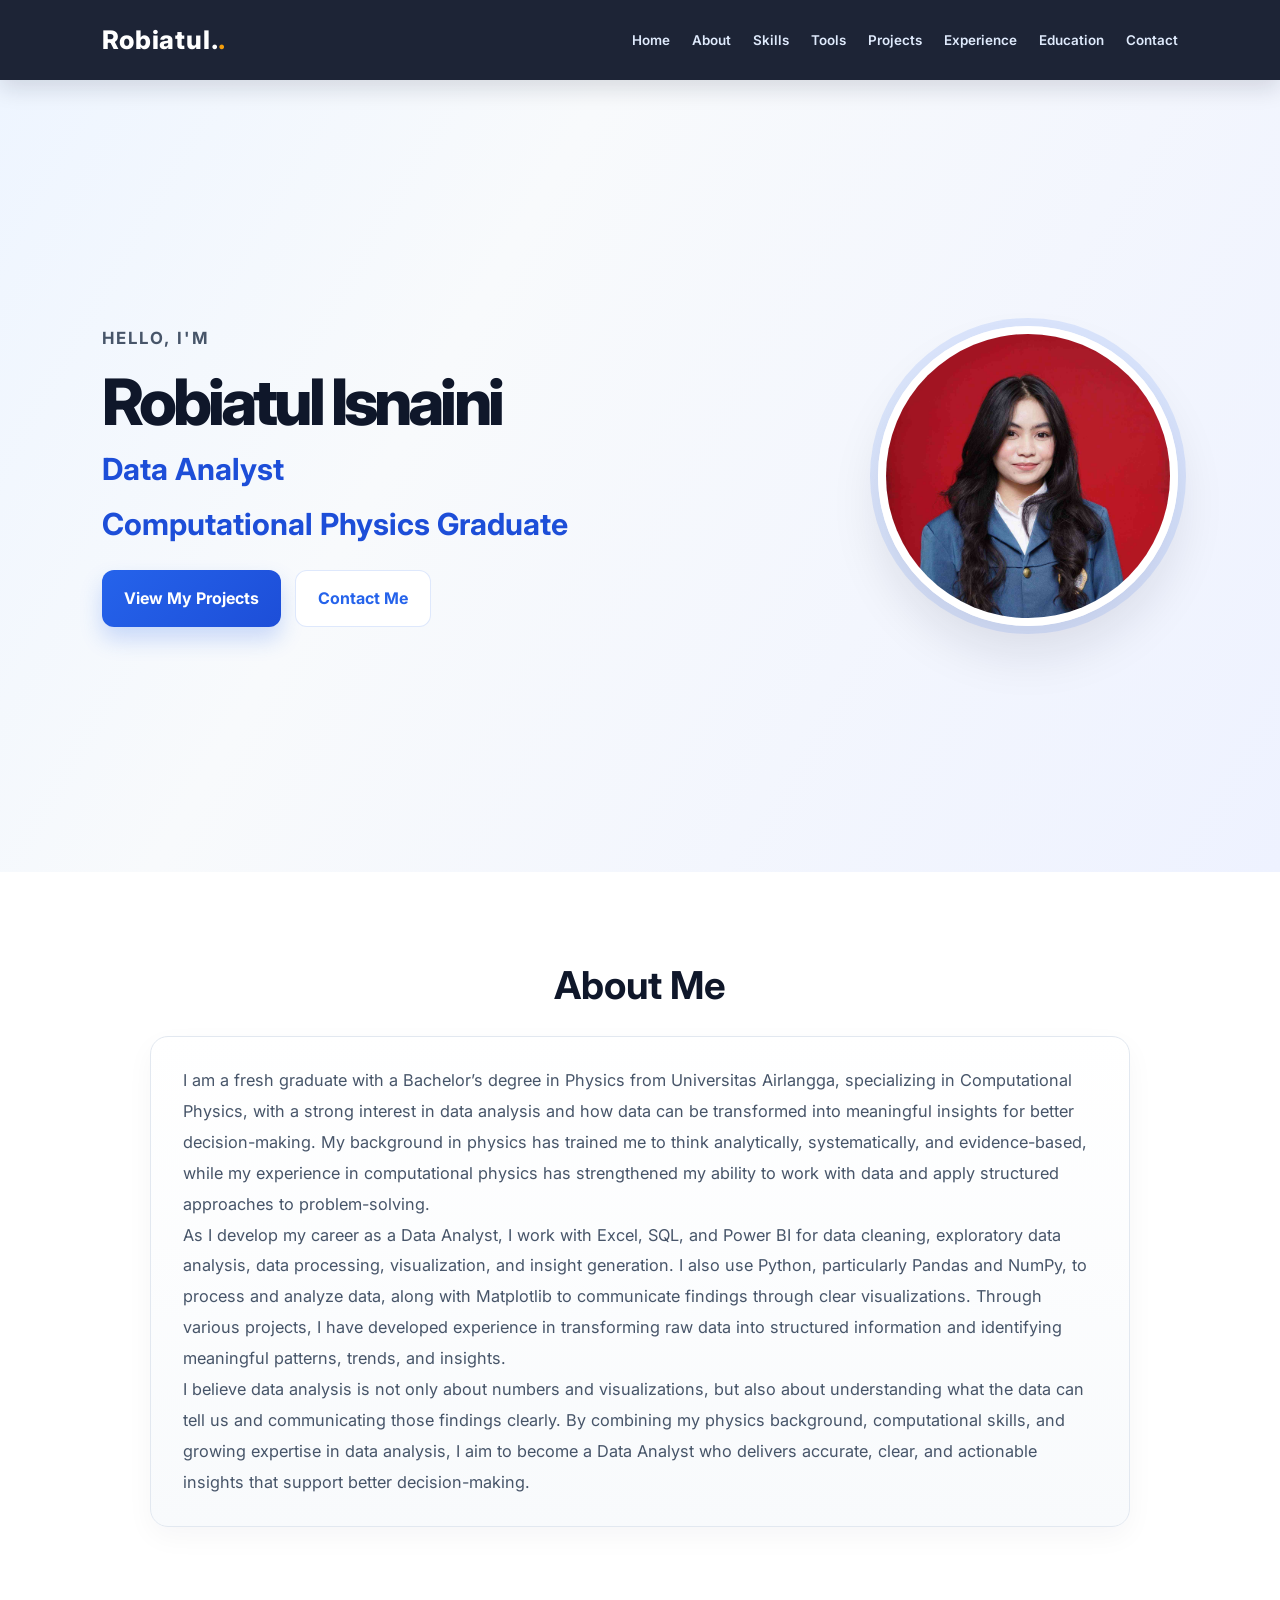
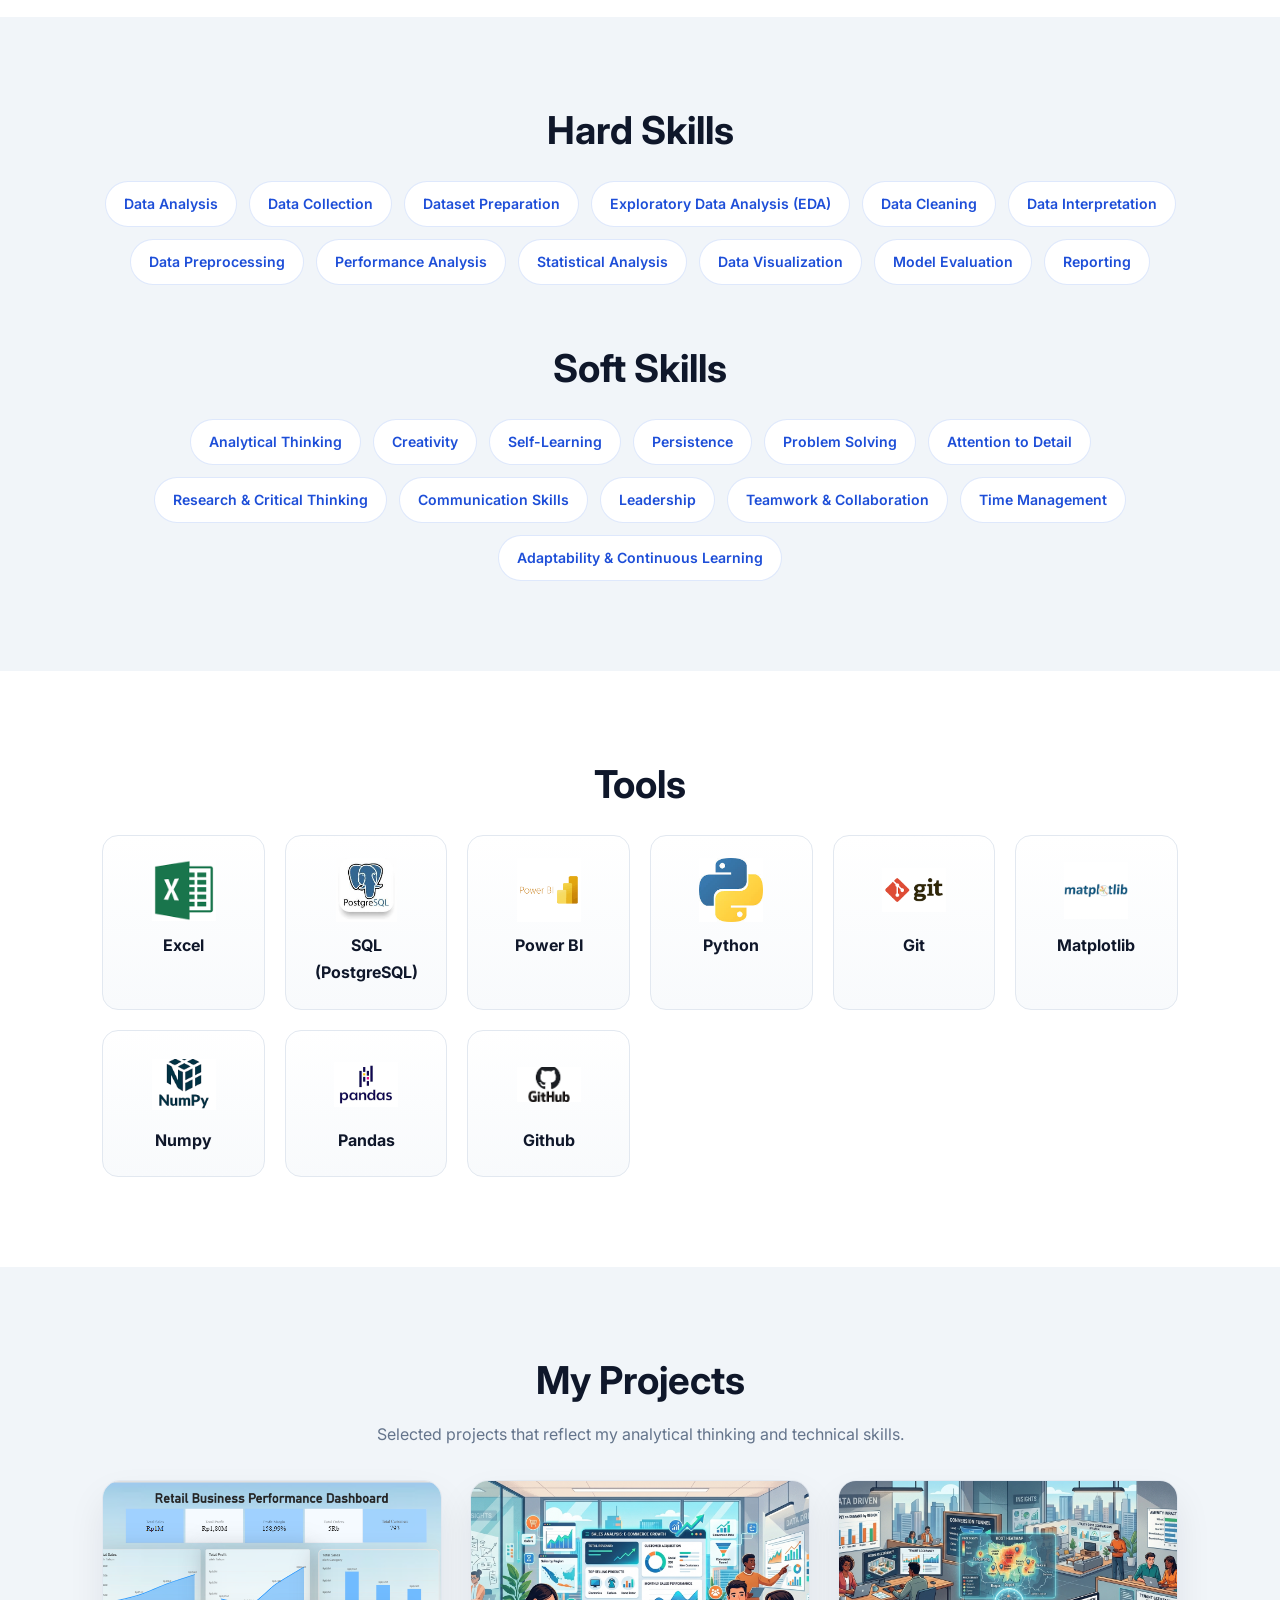
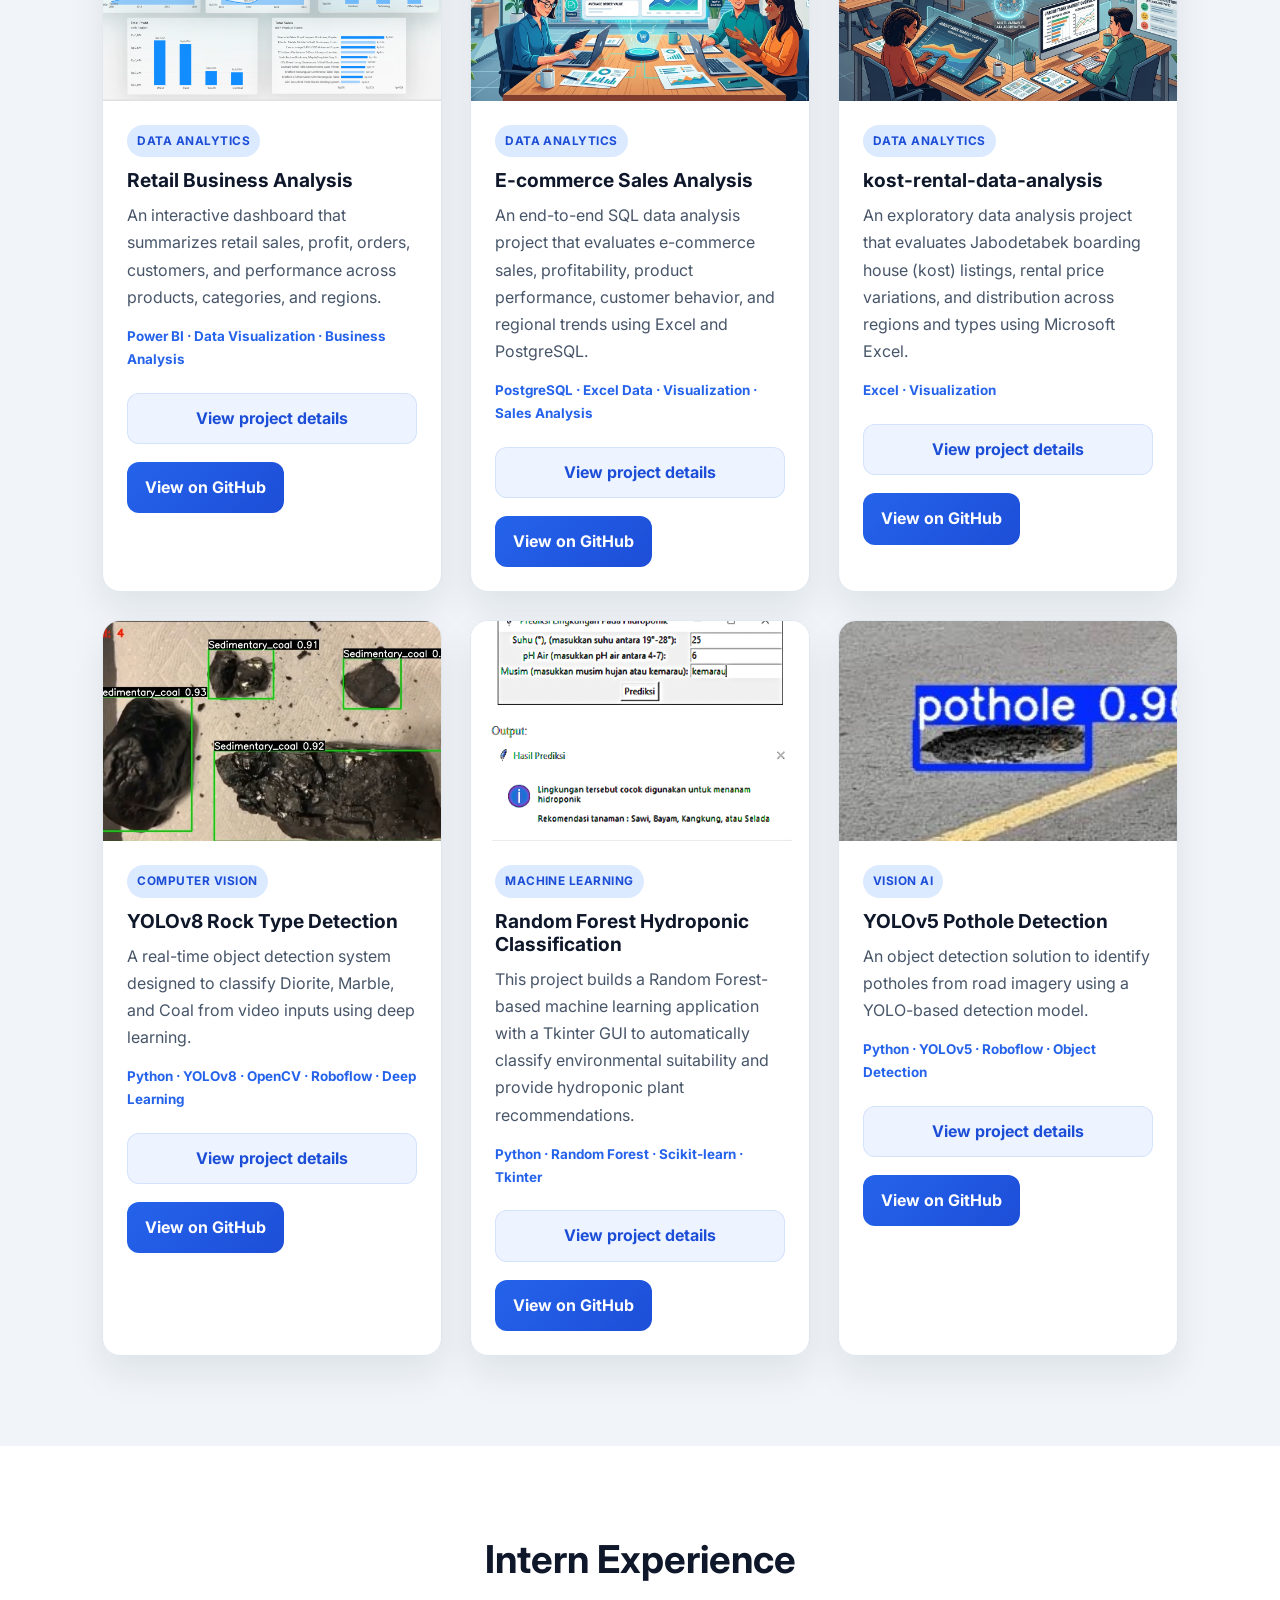
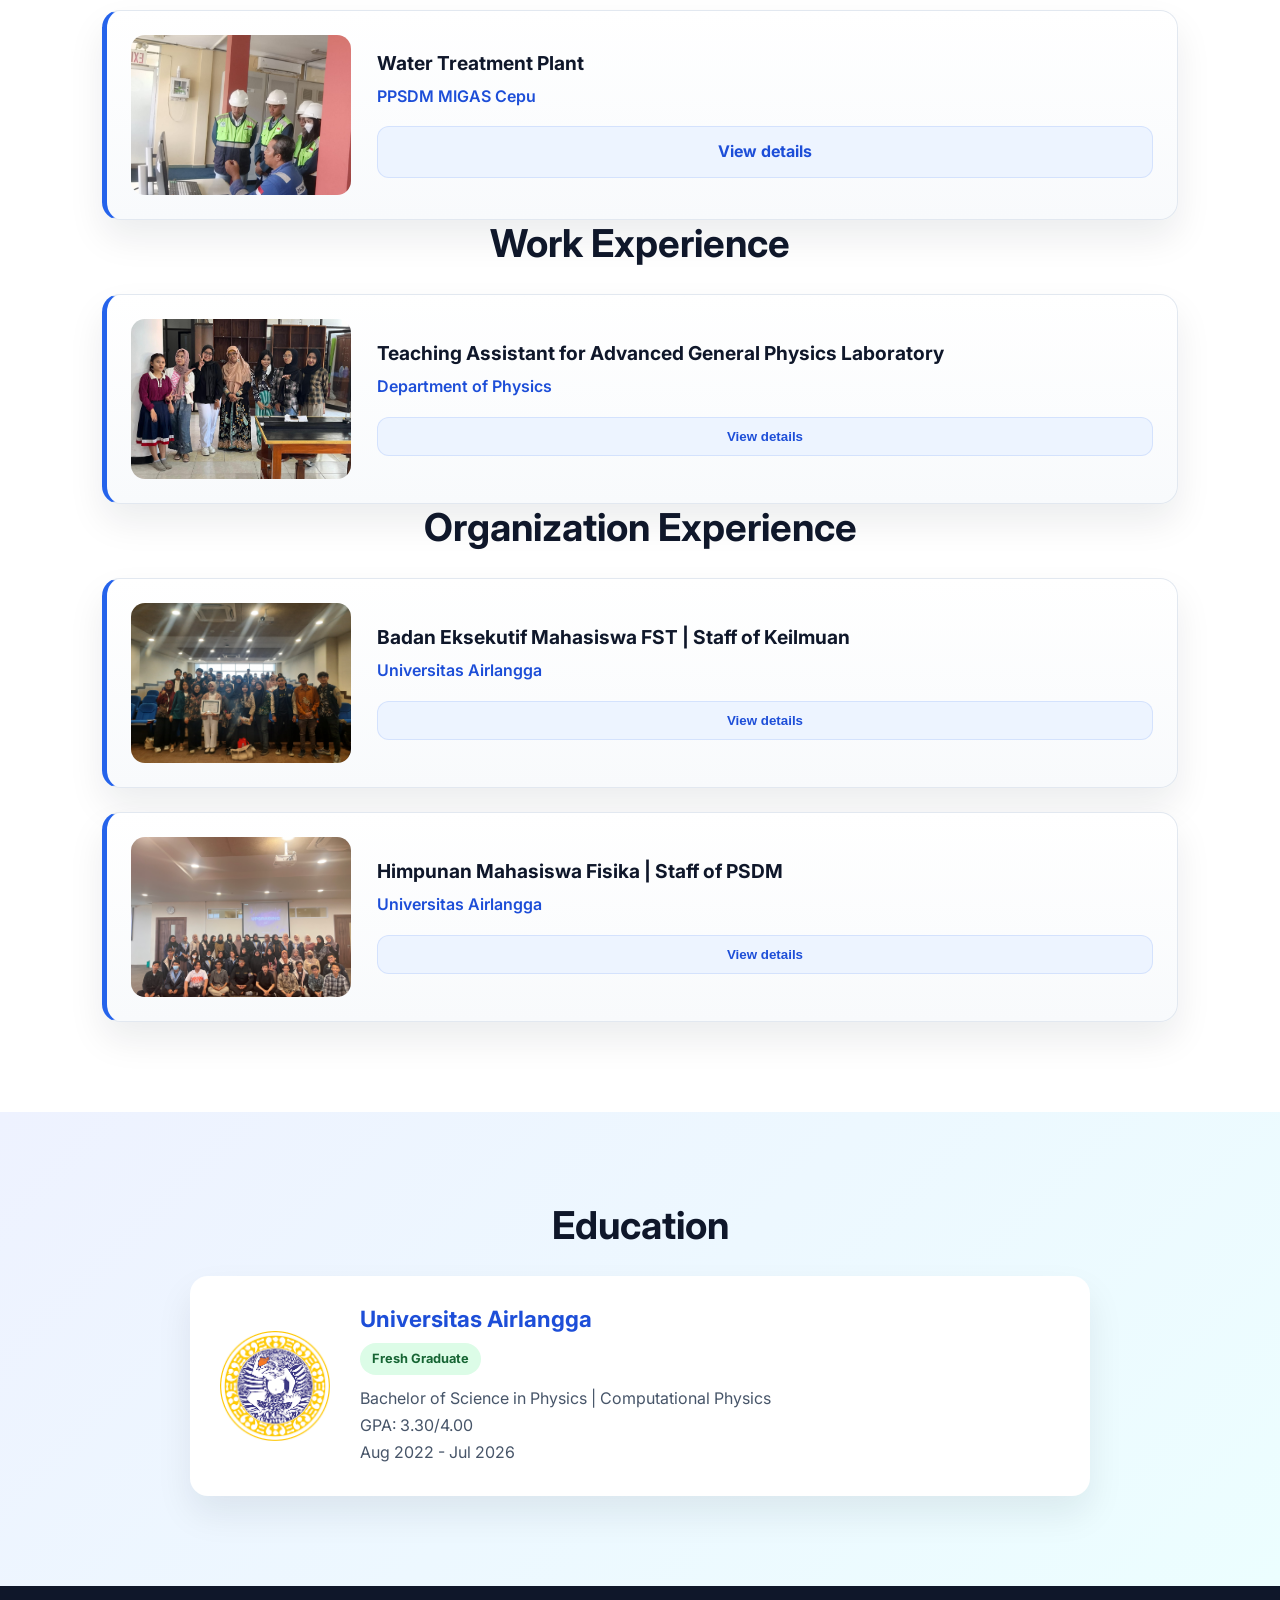
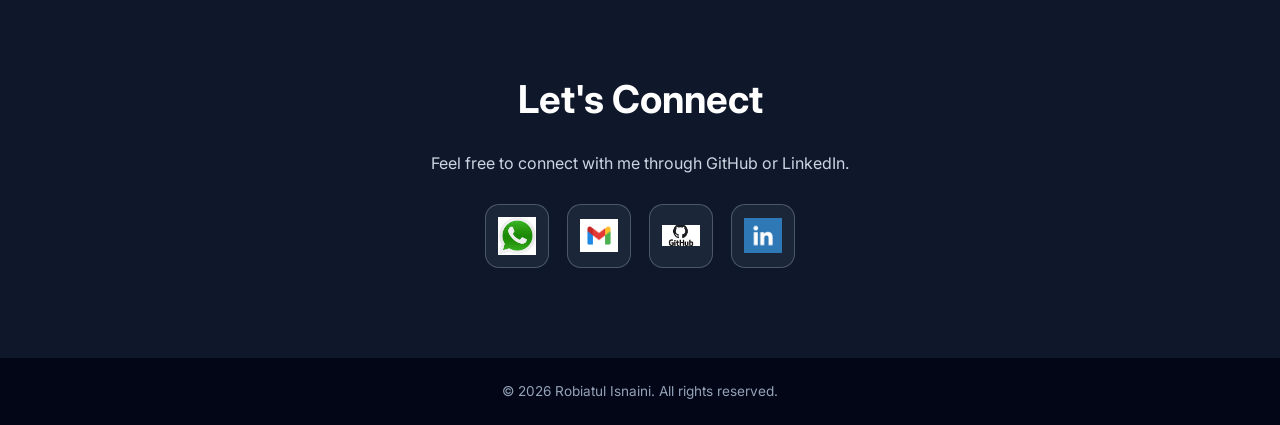
<file: index.html>
<!DOCTYPE html>
<html lang="en">

<head>

    <meta charset="UTF-8">

    <meta name="viewport" content="width=device-width, initial-scale=1.0">

    <title>Robiatul Isnaini | Data Analyst</title>

    <link rel="stylesheet" href="style.css">

</head>


<body>


    <!-- ================= NAVBAR ================= -->

    <nav class="navbar">
        <div class="logo">Robiatul.</div>

        <ul class="nav-links">
            <li><a href="#home">Home</a></li>
            <li><a href="#about">About</a></li>
            <li><a href="#skills">Skills</a></li>
            <li><a href="#tools">Tools</a></li>
            <li><a href="#projects">Projects</a></li>
            <li><a href="#experience">Experience</a></li>
            <li><a href="#education">Education</a></li>
            <li><a href="#contact">Contact</a></li>
        </ul>
    </nav>

    <!-- ================= HOME ================= -->

    <section id="home" class="hero">
        <div class="hero-text">
            <p class="hero-tag">Hello, I'm</p>
            <h1>Robiatul Isnaini</h1>
            <h2>Data Analyst </h2>
            <h2>Computational Physics Graduate</h2>
            

            <div class="hero-buttons">
                <a href="#projects" class="btn btn-primary">View My Projects</a>
                <a href="#contact" class="btn btn-secondary">Contact Me</a>
            </div>
        </div>

        <div class="hero-image">
            <img src="images/profile.jpeg" alt="Robiatul Isnaini" />
        </div>
    </section>

    <!-- ================= ABOUT ================= -->

    <section id="about" class="about">
        <h2>About Me</h2>
        <div class="about-card">
            <p>
                
                I am a fresh graduate with a Bachelor’s degree in Physics from Universitas Airlangga, 
                specializing in Computational Physics, with a strong interest in data analysis and 
                how data can be transformed into meaningful insights for better decision-making.
                 My background in physics has trained me to think analytically, systematically, and 
                 evidence-based, while my experience in computational physics has strengthened 
                 my ability to work with data and apply structured approaches to problem-solving. 
            </p>
            <p>

                 As I develop my career as a Data Analyst, I work with Excel, SQL, and 
                 Power BI for data cleaning, exploratory data analysis, data processing, 
                 visualization, and insight generation. I also use Python, particularly 
                 Pandas and NumPy, to process and analyze data, along with Matplotlib 
                 to communicate findings through clear visualizations. Through various projects, 
                 I have developed experience in transforming raw data into structured information 
                 and identifying meaningful patterns, trends, and insights.
            </p>
            <p>

                 I believe data analysis is not only about numbers and visualizations, 
                 but also about understanding what the data can tell us and communicating 
                 those findings clearly. By combining my physics background, computational skills, 
                 and growing expertise in data analysis, I aim to become a Data Analyst 
                 who delivers accurate, clear, and actionable insights that support better decision-making.
            </p>
        </div>
    </section>

    <!-- ================= SKILLS ================= -->

    <section id="skills" class="skills">
        <h2>Hard Skills</h2>
        <div class="skills-container">
            <div class="skill">Data Analysis</div>
            <div class="skill">Data Collection</div>
            <div class="skill">Dataset Preparation</div>
            <div class="skill">Exploratory Data Analysis (EDA)</div>
            <div class="skill">Data Cleaning</div>
            <div class="skill">Data Interpretation</div>
            <div class="skill">Data Preprocessing</div>
            <div class="skill">Performance Analysis</div>
            <div class="skill">Statistical Analysis</div>
            <div class="skill">Data Visualization</div>
            <div class="skill">Model Evaluation</div>
            <div class="skill">Reporting</div>
        </div>

        <h2>Soft Skills</h2>
        <div class="skills-container">
            <div class="skill">Analytical Thinking</div>
            <div class="skill">Creativity</div>
            <div class="skill">Self-Learning</div>
            <div class="skill">Persistence</div>
            <div class="skill">Problem Solving</div>
            <div class="skill">Attention to Detail</div>
            <div class="skill">Research & Critical Thinking</div>
            <div class="skill">Communication Skills</div>
            <div class="skill">Leadership</div>
            <div class="skill">Teamwork & Collaboration</div>
            <div class="skill">Time Management</div>
            <div class="skill">Adaptability & Continuous Learning</div>
        </div>
    </section>

    <!-- ================= TOOLS ================= -->
    <section id="tools" class="tools">
        <h2>Tools</h2>

        <div class="tools-container">
            <div class="tool"><img src="images/excel.png" alt="Excel"><p>Excel</p></div>
            <div class="tool"><img src="images/postgresql.jpg" alt="SQL (PostgreSQL)"><p>SQL (PostgreSQL)</p></div>
            <div class="tool"><img src="images\powerbi.png" alt="Power BI"><p>Power BI</p></div>
            <div class="tool"><img src="images/python.jfif" alt="Python"><p>Python</p></div>
            <div class="tool"><img src="images/git.png" alt="GIT"><p>Git</p></div>
            <div class="tool"><img src="images/matplotlib.png" alt="Matplotlib"><p>Matplotlib</p></div>
            <div class="tool"><img src="images/numpy.png" alt="Numpy"><p>Numpy</p></div>
            <div class="tool"><img src="images/pandas.png" alt="Pandas"><p>Pandas</p></div>
            <div class="tool"><img src="images/github.png" alt="Github"><p>Github</p></div>
        </div>
    </section>

    <!-- ================= PROJECTS ================= -->

    <section id="projects" class="projects">
        <h2>My Projects</h2>
        <p class="section-description">Selected projects that reflect my analytical thinking and technical skills.</p>

        <div class="projects-container">
            
            

            <article class="project-card">
                <img src="images\retail.png" alt="Retail Business Analysis dashboard" />
                <div class="project-content">
                    <span class="badge">Data Analytics</span>
                    <h3>Retail Business Analysis</h3>
                    <p>
                        An interactive dashboard that summarizes retail sales, profit, orders,
                        customers, and performance across products, categories, and regions.
                    </p>
                    <p class="technologies">Power BI · Data Visualization · Business Analysis</p>
                    <a href="project-detail.html?project=retail-analysis" class="detail-button">View project details</a>
                    <a href="https://github.com/bia385/retail-business-performance-analysis" target="_blank" rel="noopener noreferrer" class="project-button">View on GitHub</a>
                </div>
            </article>

            <article class="project-card">
                <img src="images\sales.jfif" alt="E-commerce Sales Analysis" />
                <div class="project-content">
                    <span class="badge">Data Analytics</span>
                    <h3>E-commerce Sales Analysis</h3>
                    <p>
                        An end-to-end SQL data analysis project that evaluates e-commerce sales, profitability, product performance, customer behavior, and regional trends using Excel and PostgreSQL.
                    </p>
                    <p class="technologies">PostgreSQL · Excel Data · Visualization · Sales Analysis</p>
                    <a href="project-detail.html?project=e-commerce-sales-analysis" class="detail-button">View project details</a>
                    <a href="https://github.com/bia385/retail-business-performance-analysis" target="_blank" rel="noopener noreferrer" class="project-button">View on GitHub</a>
                </div>
            </article>

            <article class="project-card">
                <img src="images\kostrental.jfif" alt="kost-rental-data-analysis" />
                <div class="project-content">
                    <span class="badge">Data Analytics</span>
                    <h3>kost-rental-data-analysis</h3>
                    <p>
                        An exploratory data analysis project that evaluates Jabodetabek boarding house (kost) listings, rental price variations, and distribution across regions and types using Microsoft Excel.
                    </p>
                    <p class="technologies"> Excel  · Visualization </p>
                    <a href="project-detail.html?project=kost-rental-data-analysis" class="detail-button">View project details</a>
                    <a href="https://github.com/bia385/kost-rental-data-analysis" target="_blank" rel="noopener noreferrer" class="project-button">View on GitHub</a>
                </div>
            </article>

            <article class="project-card">
                <img src="images/projek1.jpg" alt="YOLOv8 Rock Type Detection" />
                <div class="project-content">
                    <span class="badge">Computer Vision</span>
                    <h3>YOLOv8 Rock Type Detection</h3>
                    <p>
                        A real-time object detection system designed to classify Diorite,
                        Marble, and Coal from video inputs using deep learning.
                    </p>
                    <p class="technologies">Python · YOLOv8 · OpenCV · Roboflow · Deep Learning</p>
                    <a href="project-detail.html?project=yolov8-rock-detection" class="detail-button">View project details</a>
                    <a href="https://github.com/bia385/yolov8-rock-type-detection" target="_blank" class="project-button">View on GitHub</a>
                </div>
            </article>

            <article class="project-card">
                <img src="images/projek2.png" alt="Random Forest Hydroponic Classification" />
                <div class="project-content">
                    <span class="badge">Machine Learning</span>
                    <h3>Random Forest Hydroponic Classification</h3>
                    <p>
                        This project builds a Random Forest-based machine learning application with a Tkinter GUI to automatically classify environmental suitability and provide hydroponic plant recommendations.
                    </p>
                    <p class="technologies">Python · Random Forest · Scikit-learn · Tkinter</p>
                    <a href="project-detail.html?project=hydroponic-classification" class="detail-button">View project details</a>
                    <a href="https://github.com/bia385/hydroponic-environment-classification" target="_blank" class="project-button">View on GitHub</a>
                </div>
            </article>

            <article class="project-card">
                <img src="images/projek3.jpeg" alt="YOLOv5 Pothole Detection" />
                <div class="project-content">
                    <span class="badge">Vision AI</span>
                    <h3>YOLOv5 Pothole Detection</h3>
                    <p>
                        An object detection solution to identify potholes from road imagery using
                        a YOLO-based detection model.
                    </p>
                    <p class="technologies">Python · YOLOv5 · Roboflow · Object Detection</p>
                    <a href="project-detail.html?project=yolov5-pothole-detection" class="detail-button">View project details</a>
                    <a href="https://github.com/bia385/road-pothole-detection-yolov5" target="_blank" class="project-button">View on GitHub</a>
                </div>
            </article>
        </div>
    </section>

    </section>

    <!-- ================= EXPERIENCE ================= -->

    <section id="experience" class="experience">
        <h2>Intern Experience</h2>

        <div class="experience-grid">
            <article class="experience-item detail-card">
                <div class="experience-image">
                    <img src="images/migas.jpg" alt="Water Treatment Plant" />
                </div>
                <div class="experience-content">
                    <h3>Water Treatment Plant</h3>
                    <p>PPSDM MIGAS Cepu</p>
                    <a class="detail-button" href="intern-experience-detail.html">
                        View details
                    </a>
                </div>
            </article>
        </div>

        <h2>Work Experience</h2>

        <div class="experience-grid">
            <article class="experience-item detail-card">
                <div class="experience-image">
                    <img src="images/asdos.jpg" alt="Teaching Assistant" />
                </div>
                <div class="experience-content">
                    <h3>Teaching Assistant for Advanced General Physics Laboratory</h3>
                    <p>Department of Physics</p>
                    <button class="detail-button" data-toggle data-label="View details" data-alt-label="Hide details" aria-expanded="false">
                        View details
                    </button>
                    <div class="detail-panel">
                        <ul>
                            <li>Mentored 30 undergraduate students across three laboratory modules and 14 practical sessions, ensuring proper experimental procedures and accurate data collection. </li>
                            <li>Guided students in processing, analyzing, and interpreting experimental data obtained from laboratory experiments using systematic approaches.</li>
                            <li>Assisted students in identifying errors and inconsistencies in experimental data and guided them in evaluating results based on relevant physical concepts. </li>
                            <li>Explained analytical procedures and provided direct guidance to students with different levels of understanding, strengthening analytical thinking, problem-solving, and communication skills.</li>

                        </ul>
                    </div>
                </div>
            </article>
        </div>

        <h2>Organization Experience</h2>

        <div class="experience-grid">
            <article class="experience-item detail-card">
                <div class="experience-image">
                    <img src="images/bem.jpg" alt="Badan Eksekutif Mahasiswa FST" />
                </div>
                <div class="experience-content">
                    <h3>Badan Eksekutif Mahasiswa FST | Staff of Keilmuan</h3>
                    <p>Universitas Airlangga</p>
                    <button class="detail-button" data-toggle data-label="View details" data-alt-label="Hide details" aria-expanded="false">
                        View details
                    </button>
                    <div class="detail-panel">
                        <ul>
                            <li>Coordinated student programs and cross-university collaborations, managing communication, official correspondence, documentation, and program administration while achieving 100% attendance.</li>
                        </ul>
                    </div>
                </div>
            </article>

            <article class="experience-item detail-card">
                <div class="experience-image">
                    <img src="images/hima.jpg" alt="Himpunan Mahasiswa Fisika" />
                </div>
                <div class="experience-content">
                    <h3>Himpunan Mahasiswa Fisika | Staff of PSDM</h3>
                    <p>Universitas Airlangga</p>
                    <button class="detail-button" data-toggle data-label="View details" data-alt-label="Hide details" aria-expanded="false">
                        View details
                    </button>
                    <div class="detail-panel">
                        <ul>
                            <li>Planned and coordinated student programs, led the KSK Division, and supported effective teamwork and smooth program execution.</li>
                        </ul>
                    </div>
                </div>
            </article>
        </div>
    </section>

    <!-- ================= EDUCATION ================= -->

    <section id="education" class="education">
        <h2>Education</h2>

        <div class="education-item">

    <!-- LOGO UNIVERSITAS -->
    <div class="education-logo">

        <img
            src="images/unair.png"
            alt="Universitas Airlangga"
        >

    </div>


    <!-- INFORMASI PENDIDIKAN -->
    <div class="education-content">

        <h3>
            Universitas Airlangga
        </h3>

        <p class="education-status">
            Fresh Graduate
        </p>

        <p>
            Bachelor of Science in Physics | Computational Physics
        </p>

        <p>
            GPA: 3.30/4.00
        </p>

        <p>
            Aug 2022 - Jul 2026
        </p>

    </div>

</div>

    </section>



    <!-- ================= CONTACT ================= -->

    <section id="contact" class="contact">

        <h2>
            Let's Connect
        </h2>

        <p>
            Feel free to connect with me through
            GitHub or LinkedIn.
        </p>

        <div class="contact-links">


            <a
                href="https://wa.me/6289522010640"
                target="_blank"
                class="contact-item"
        >
            <img 
                src="images\whatsapp.jfif"
                alt="WhatsApp"
            >
            </a>

            <a
                href="mailto:rubyatul38@gmail.com"
                target="_blank"
                class="contact-item"
        >
            <img 
                src="images\mail.png"
                alt="Mail"
            >
            </a>

            <a
                href="https://github.com/bia385"
                target="_blank"
                class="contact-item"
        >
            <img 
                src="images\github.png"
                alt="Github"
            >
            </a>

            <a
                href="https://www.linkedin.com/in/robiatul-isnaini"
                target="_blank"
                class="contact-item"
        >
            <img 
                src="images\linkedin.png"
                alt="LinkedIn"
            >
            </a>
        </div>

    </section>



    <!-- ================= FOOTER ================= -->

    <footer>

        <p>
            © 2026 Robiatul Isnaini. All rights reserved.
        </p>

    </footer>


    <script src="script.js"></script>



</body>

</html>
</file>
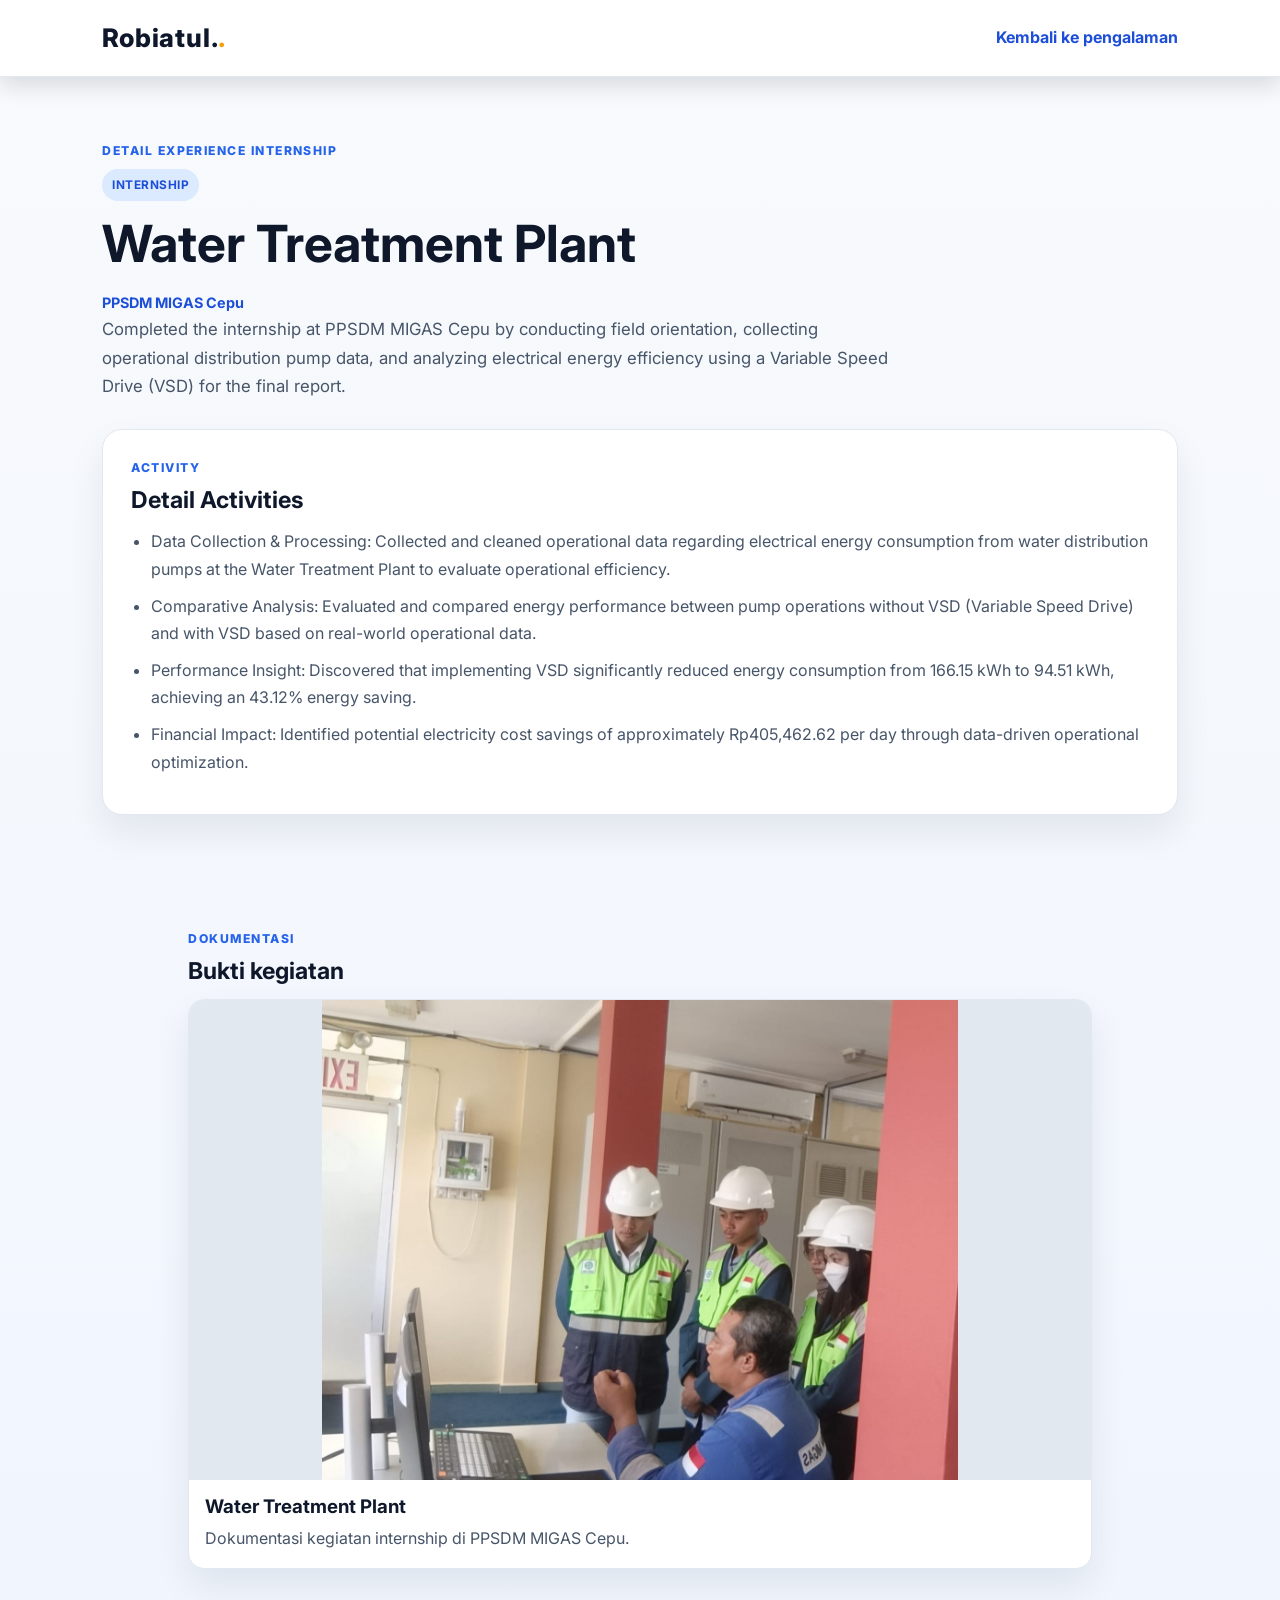
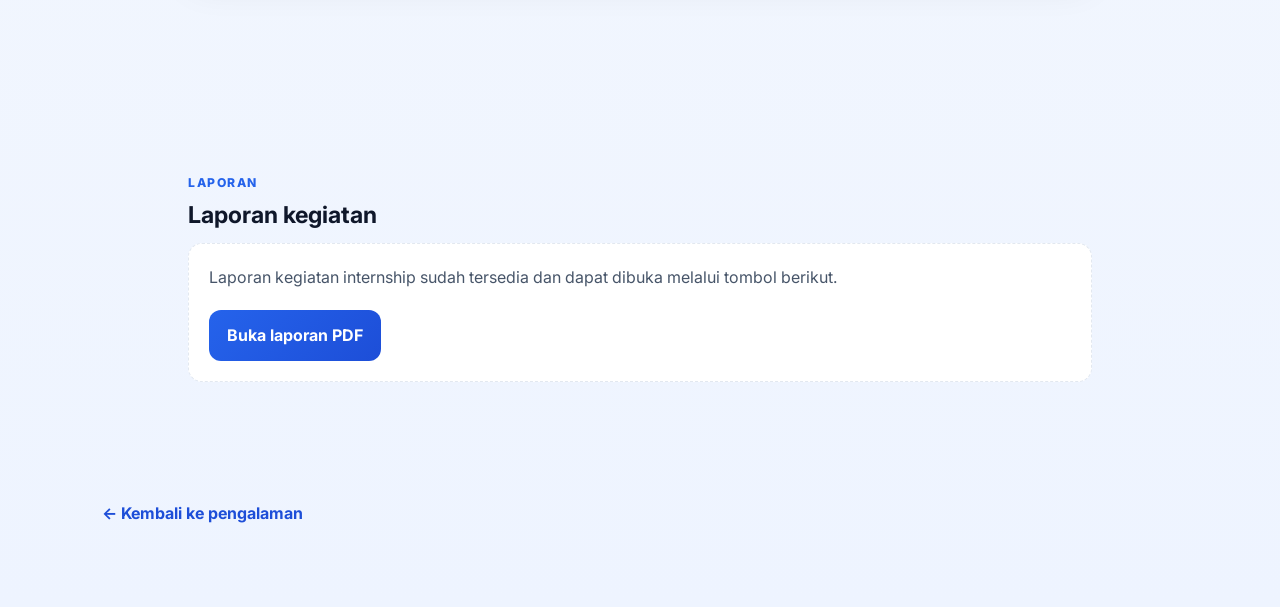
<file: intern-experience-detail.html>
<!DOCTYPE html>
<html lang="id">
<head>
    <meta charset="UTF-8">
    <meta name="viewport" content="width=device-width, initial-scale=1.0">
    <meta name="description" content="Detail kegiatan internship di Water Treatment Plant PPSDM MIGAS Cepu.">
    <title>Detail Intern | Robiatul Isnaini</title>
    <link rel="stylesheet" href="style.css">
</head>
<body class="project-detail-page">
    <nav class="navbar project-detail-navbar">
        <a class="logo" href="index.html">Robiatul.</a>
        <a class="project-back-link" href="index.html#experience">Kembali ke pengalaman</a>
    </nav>

    <main class="project-detail-main">
        <p class="project-detail-eyebrow">DETAIL EXPERIENCE INTERNSHIP</p>
        <span class="badge">Internship</span>
        <h1 id="project-title">Water Treatment Plant</h1>
        <p class="project-detail-technologies">PPSDM MIGAS Cepu</p>
        <p class="experience-detail-lead">
            Completed the internship at PPSDM MIGAS Cepu by conducting field orientation, collecting operational distribution pump data, and analyzing electrical energy efficiency using a Variable Speed Drive (VSD) for the final report.
        </p>

        <section class="project-detail-panel experience-detail-section">
            <p class="project-detail-eyebrow">ACTIVITY</p>
            <h2>Detail Activities</h2>
            <ul class="experience-activity-list">
                <li>Data Collection & Processing: Collected and cleaned operational data regarding electrical energy consumption from water distribution pumps at the Water Treatment Plant to evaluate operational efficiency.</li>
                <li>Comparative Analysis: Evaluated and compared energy performance between pump operations without VSD (Variable Speed Drive) and with VSD based on real-world operational data.</li>
                <li>Performance Insight: Discovered that implementing VSD significantly reduced energy consumption from 166.15 kWh to 94.51 kWh, achieving an 43.12% energy saving.</li>
                <li>Financial Impact: Identified potential electricity cost savings of approximately Rp405,462.62 per day through data-driven operational optimization.</li>
            </ul>
        </section>

        <section class="experience-detail-section">
            <p class="project-detail-eyebrow">DOKUMENTASI</p>
            <h2>Bukti kegiatan</h2>
            <div class="experience-evidence-grid">
                <figure class="experience-evidence-card">
                    <a href="images/migas.jpg" target="_blank" rel="noopener noreferrer">
                        <img src="images/migas.jpg" alt="Dokumentasi internship di Water Treatment Plant PPSDM MIGAS Cepu">
                    </a>
                    <figcaption class="experience-evidence-caption">
                        <h3>Water Treatment Plant</h3>
                        <p>Dokumentasi kegiatan internship di PPSDM MIGAS Cepu.</p>
                    </figcaption>
                </figure>
            </div>
        </section>

        <section class="experience-detail-section">
            <p class="project-detail-eyebrow">LAPORAN</p>
            <h2>Laporan kegiatan</h2>
            <div class="experience-report-notice">
                <p>Laporan kegiatan internship sudah tersedia dan dapat dibuka melalui tombol berikut.</p>
                <a class="project-button experience-report-link" href="documents/PKL%20-%20Robiatul.pdf" target="_blank" rel="noopener noreferrer">
                    Buka laporan PDF
                </a>
            </div>
        </section>

        <a class="project-back-link project-bottom-link" href="index.html#experience">← Kembali ke pengalaman</a>
    </main>
</body>
</html>
</file>
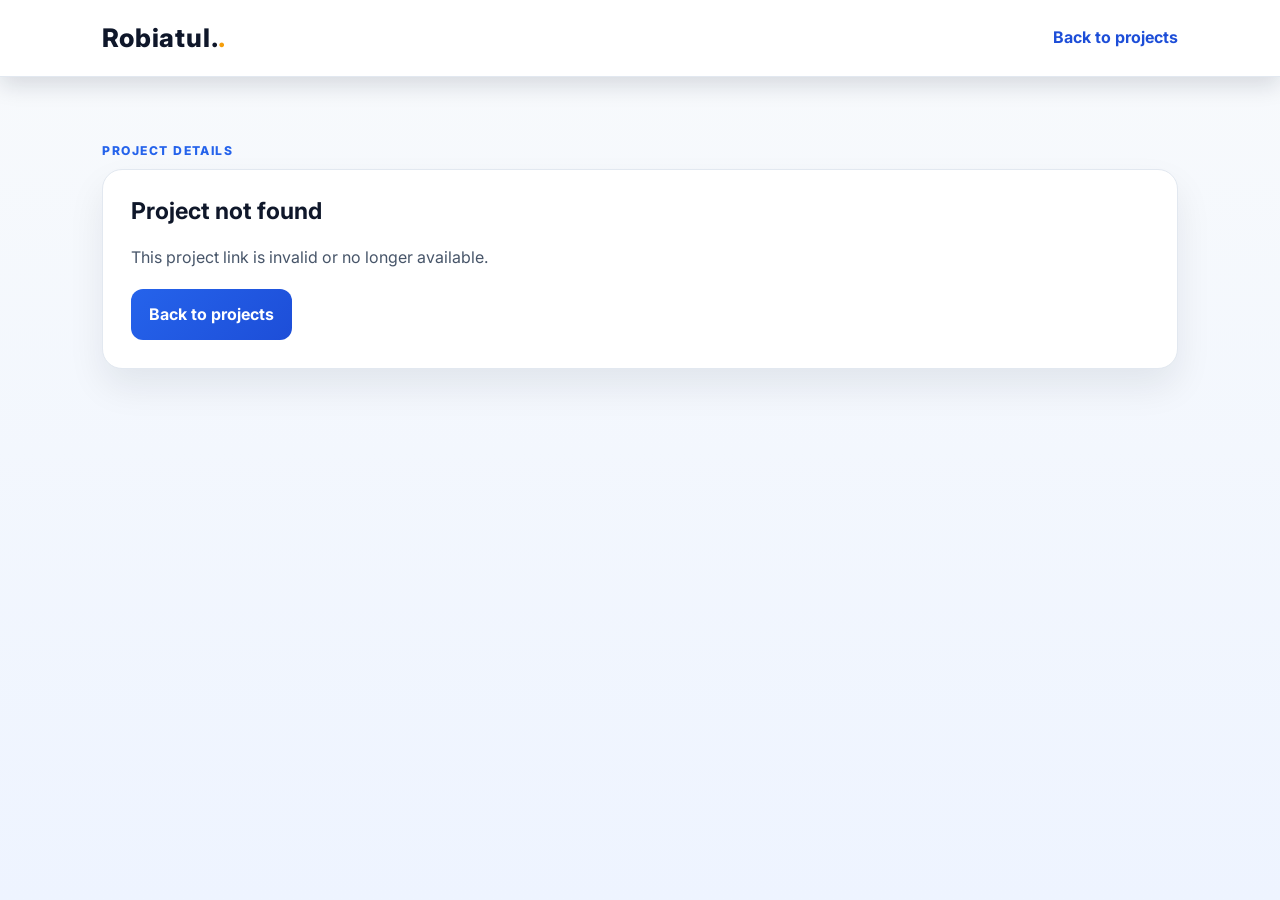
<file: project-detail.html>
<!DOCTYPE html>
<html lang="en">
<head>
    <meta charset="UTF-8">
    <meta name="viewport" content="width=device-width, initial-scale=1.0">
    <meta name="description" content="Project details and dashboard preview.">
    <title>Project Details | Robiatul Isnaini</title>
    <link rel="stylesheet" href="style.css">
</head>
<body class="project-detail-page">
    <nav class="navbar project-detail-navbar">
        <a class="logo" href="index.html">Robiatul.</a>
        <a class="project-back-link" href="index.html#projects">Back to projects</a>
    </nav>

    <main class="project-detail-main">
        <p class="project-detail-eyebrow">PROJECT DETAILS</p>
        <div id="project-detail-content" hidden>
            <span id="project-category" class="badge"></span>
            <h1 id="project-title"></h1>
            <p id="project-description" class="project-detail-intro"></p>
            <p id="project-technologies" class="project-detail-technologies"></p>

            <section class="project-preview-section">
                <div class="project-detail-section-heading">
                    <p class="project-detail-eyebrow">VISUAL OVERVIEW</p>
                    <h2 id="preview-title"></h2>
                </div>
                <a id="preview-link" class="project-preview-link" target="_blank" rel="noopener noreferrer">
                    <img id="preview-image" class="project-preview-image" alt="">
                    <span>Open image at full size</span>
                </a>
                <p id="preview-caption" class="project-preview-caption"></p>
            </section>

            <div class="project-detail-grid">
                <section class="project-detail-panel">
                    <p class="project-detail-eyebrow">OVERVIEW</p>
                    <h2>Project highlights</h2>
                    <ul id="project-highlights"></ul>
                </section>
            </div>

            <a class="project-back-link project-bottom-link" href="index.html#projects">← Back to all projects</a>
        </div>

        <section id="project-not-found" class="project-detail-panel" hidden>
            <h2>Project not found</h2>
            <p>This project link is invalid or no longer available.</p>
            <a class="project-button" href="index.html#projects">Back to projects</a>
        </section>
    </main>

    <script src="project-detail.js" defer></script>
</body>
</html>
</file>
<file: style.css>
@import url('https://fonts.googleapis.com/css2?family=Inter:wght@400;500;600;700;800&display=swap');

:root {
    --navy: #0f172a;
    --navy-soft: #1e293b;
    --primary: #2563eb;
    --primary-dark: #1d4ed8;
    --primary-soft: #dbeafe;
    --accent: #f59e0b;
    --background: #f8fafc;
    --section-bg: #ffffff;
    --card-bg: #ffffff;
    --text: #0f172a;
    --text-secondary: #475569;
    --border: #e2e8f0;
    --muted: #64748b;
    --success-soft: #dcfce7;
    --success-text: #166534;
    --shadow: 0 18px 36px rgba(15, 23, 42, 0.08);
}

* {
    margin: 0;
    padding: 0;
    box-sizing: border-box;
}

html {
    scroll-behavior: smooth;
}

body {
    font-family: 'Inter', Arial, sans-serif;
    line-height: 1.7;
    color: var(--text);
    background: linear-gradient(180deg, #f8fafc 0%, #eef4ff 100%);
}

section {
    padding: 90px 8%;
    scroll-margin-top: 85px;
}

h1,
h2,
h3 {
    line-height: 1.2;
    color: var(--text);
}

h2 {
    margin-bottom: 28px;
    text-align: center;
    font-size: clamp(2rem, 3vw, 2.6rem);
}

p {
    color: var(--text-secondary);
}

img {
    max-width: 100%;
    display: block;
}

.navbar {
    position: sticky;
    top: 0;
    z-index: 1000;
    display: flex;
    align-items: center;
    justify-content: space-between;
    padding: 18px 8%;
    background: rgba(15, 23, 42, 0.94);
    backdrop-filter: blur(12px);
    box-shadow: 0 8px 22px rgba(15, 23, 42, 0.14);
}

.logo {
    color: #ffffff;
    font-size: 1.6rem;
    font-weight: 800;
    letter-spacing: 0.03em;
}

.logo::after {
    content: '.';
    color: var(--accent);
}

.nav-links {
    display: flex;
    align-items: center;
    gap: 22px;
    list-style: none;
}

.nav-links a {
    color: #dfeafc;
    text-decoration: none;
    font-size: 0.84rem;
    font-weight: 600;
    transition: 0.3s ease;
}

.nav-links a:hover {
    color: var(--accent);
}

.hero {
    min-height: 88vh;
    display: flex;
    align-items: center;
    justify-content: space-between;
    gap: 50px;
    background: linear-gradient(120deg, #eef5ff 0%, #f8fafc 35%, #eef2ff 100%);
}

.hero-text {
    max-width: 680px;
}

.hero-tag {
    margin-bottom: 12px;
    color: var(--primary);
    font-weight: 700;
    letter-spacing: 0.12em;
    text-transform: uppercase;
    font-size: 0.78rem;
}

.hero h1 {
    margin-bottom: 10px;
    font-size: clamp(2.8rem, 5vw, 5rem);
    font-weight: 800;
    letter-spacing: -0.06em;
}

.hero h2 {
    margin-bottom: 18px;
    text-align: left;
    font-size: clamp(1.3rem, 2.8vw, 1.9rem);
    color: var(--primary-dark);
}

.hero-text > p:last-of-type {
    max-width: 620px;
    font-size: 1.05rem;
    color: var(--text-secondary);
}

.hero-image img {
    width: 300px;
    height: 300px;
    border-radius: 50%;
    object-fit: cover;
    border: 8px solid #ffffff;
    box-shadow: 0 0 0 8px rgba(37, 99, 235, 0.12), 0 28px 50px rgba(15, 23, 42, 0.1);
}

.hero-buttons {
    display: flex;
    flex-wrap: wrap;
    gap: 14px;
    margin-top: 28px;
}

.btn,
.project-button,
.detail-button {
    display: inline-flex;
    align-items: center;
    justify-content: center;
    border: none;
    border-radius: 12px;
    font-weight: 700;
    transition: 0.3s ease;
    cursor: pointer;
    text-decoration: none;
}

.btn {
    padding: 14px 22px;
}

.btn-primary {
    background: linear-gradient(135deg, var(--primary), var(--primary-dark));
    color: #ffffff;
    box-shadow: 0 12px 22px rgba(37, 99, 235, 0.22);
}

.btn-primary:hover,
.project-button:hover {
    transform: translateY(-2px);
    box-shadow: 0 16px 28px rgba(37, 99, 235, 0.2);
}

.btn-secondary {
    background: #ffffff;
    color: var(--primary);
    border: 1px solid rgba(37, 99, 235, 0.15);
}

.btn-secondary:hover {
    background: var(--primary-soft);
}

.about {
    background: var(--section-bg);
}

.about-card {
    max-width: 980px;
    margin: 0 auto;
    padding: 28px 32px;
    border: 1px solid var(--border);
    border-radius: 18px;
    background: linear-gradient(180deg, #ffffff 0%, #f8fafc 100%);
    box-shadow: 0 10px 28px rgba(15, 23, 42, 0.04);
}

.about-card p {
    font-size: 1.02rem;
    line-height: 1.9;
    color: var(--text-secondary);
}

.skills {
    background: #f1f5f9;
}

.skills h2:not(:first-child) {
    margin-top: 60px;
}

.skills-container {
    display: flex;
    flex-wrap: wrap;
    justify-content: center;
    gap: 12px;
    max-width: 1100px;
    margin: 0 auto;
}

.skill {
    padding: 10px 18px;
    border: 1px solid rgba(37, 99, 235, 0.15);
    border-radius: 999px;
    background: #ffffff;
    color: var(--primary-dark);
    font-size: 0.88rem;
    font-weight: 600;
    transition: 0.3s ease;
}

.skill:hover {
    background: linear-gradient(135deg, var(--primary), var(--primary-dark));
    color: #ffffff;
    transform: translateY(-4px);
    box-shadow: 0 12px 24px rgba(37, 99, 235, 0.2);
}

.tools {
    background: var(--section-bg);
}

.tools-container {
    display: grid;
    grid-template-columns: repeat(auto-fit, minmax(150px, 1fr));
    gap: 20px;
}

.tool {
    padding: 22px 15px;
    border: 1px solid var(--border);
    border-radius: 16px;
    background: linear-gradient(180deg, #ffffff 0%, #f8fafc 100%);
    text-align: center;
    transition: 0.3s ease;
}

.tool:hover {
    transform: translateY(-6px);
    border-color: rgba(37, 99, 235, 0.35);
    box-shadow: var(--shadow);
}

.tool img {
    width: 64px;
    height: 64px;
    margin: 0 auto 10px;
    object-fit: contain;
}

.tool p {
    color: var(--text);
    font-weight: 700;
}

.projects {
    background: #f1f5f9;
}

.section-description {
    margin-top: -10px;
    margin-bottom: 32px;
    text-align: center;
    color: var(--muted);
}

.projects-container {
    display: grid;
    grid-template-columns: repeat(auto-fit, minmax(280px, 1fr));
    gap: 28px;
}

.project-card {
    overflow: hidden;
    border: 1px solid var(--border);
    border-radius: 18px;
    background: var(--card-bg);
    box-shadow: var(--shadow);
    transition: 0.3s ease;
}

.project-card:hover {
    transform: translateY(-8px);
    box-shadow: 0 22px 40px rgba(15, 23, 42, 0.12);
}

.project-card img {
    width: 100%;
    height: 220px;
    object-fit: cover;
    background: #e2e8f0;
}

.project-content {
    padding: 24px;
}

.badge {
    display: inline-block;
    margin-bottom: 12px;
    padding: 6px 10px;
    border-radius: 999px;
    background: var(--primary-soft);
    color: var(--primary-dark);
    font-size: 0.74rem;
    font-weight: 700;
    letter-spacing: 0.04em;
    text-transform: uppercase;
}

.project-content h3 {
    margin-bottom: 10px;
    font-size: 1.2rem;
}

.project-content p {
    margin-bottom: 14px;
}

.technologies {
    margin-bottom: 18px;
    color: var(--primary);
    font-size: 0.84rem;
    font-weight: 700;
}

.detail-button {
    width: 100%;
    margin-top: 8px;
    padding: 11px 18px;
    background: #edf4ff;
    color: var(--primary-dark);
    border: 1px solid rgba(37, 99, 235, 0.12);
}

.detail-button:hover {
    background: var(--primary-soft);
}

.project-button {
    margin-top: 18px;
    padding: 12px 18px;
    background: linear-gradient(135deg, var(--primary), var(--primary-dark));
    color: #ffffff;
}

.detail-panel {
    max-height: 0;
    overflow: hidden;
    transition: max-height 0.35s ease, margin-top 0.35s ease, opacity 0.35s ease;
    opacity: 0;
}

.is-open .detail-panel {
    max-height: 240px;
    margin-top: 15px;
    opacity: 1;
}

.detail-panel ul {
    padding-left: 18px;
    color: var(--text-secondary);
}

.detail-panel li {
    margin-bottom: 8px;
}

.experience {
    background: var(--section-bg);
}

.experience-grid {
    display: grid;
    gap: 24px;
    max-width: 1100px;
    margin: 0 auto;
}

.experience-item {
    display: grid;
    grid-template-columns: 220px 1fr;
    gap: 26px;
    align-items: center;
    padding: 24px;
    border: 1px solid var(--border);
    border-left: 5px solid var(--primary);
    border-radius: 18px;
    background: linear-gradient(180deg, #ffffff 0%, #f8fafc 100%);
    box-shadow: var(--shadow);
}

.experience-image {
    width: 100%;
    height: 160px;
    border-radius: 14px;
    overflow: hidden;
}

.experience-image img {
    width: 100%;
    height: 100%;
    object-fit: cover;
}

.experience-content h3 {
    margin-bottom: 8px;
    font-size: 1.2rem;
}

.experience-content p {
    margin-bottom: 8px;
    font-weight: 600;
    color: var(--primary-dark);
}

.experience-type {
    display: inline-block;
    margin-bottom: 10px;
    padding: 6px 10px;
    border-radius: 999px;
    background: var(--success-soft);
    color: var(--success-text);
    font-size: 0.74rem;
    font-weight: 700;
    text-transform: uppercase;
    letter-spacing: 0.04em;
}

.education {
    background: linear-gradient(135deg, #eef2ff 0%, #ecfeff 100%);
}

.education-item {
    display: flex;
    align-items: center;
    gap: 30px;
    max-width: 900px;
    margin: 0 auto;
    padding: 30px;
    border-radius: 18px;
    background: #ffffff;
    box-shadow: var(--shadow);
}

.education-logo img {
    width: 110px;
    height: 110px;
    object-fit: contain;
}

.education-content h3 {
    margin-bottom: 10px;
    color: var(--primary-dark);
    font-size: 1.4rem;
}

.education-status {
    display: inline-block;
    margin-bottom: 10px;
    padding: 5px 12px;
    border-radius: 999px;
    background: var(--success-soft);
    color: var(--success-text);
    font-size: 0.8rem;
    font-weight: 700;
}

.contact {
    background: var(--navy);
    text-align: center;
}

.contact h2 {
    color: #ffffff;
}

.contact p {
    color: #cbd5e1;
}

#contact .contact-links {
    display: flex;
    justify-content: center;
    gap: 18px;
    margin-top: 26px;
}

#contact .contact-item {
    display: flex;
    align-items: center;
    justify-content: center;
    width: 64px;
    height: 64px;
    border: 1px solid rgba(148, 163, 184, 0.4);
    border-radius: 14px;
    background: rgba(30, 41, 59, 0.9);
    transition: 0.3s ease;
}

#contact .contact-item:hover {
    transform: translateY(-5px);
    background: var(--primary);
    border-color: rgba(255, 255, 255, 0.3);
}

#contact .contact-item img {
    width: 38px;
    height: 38px;
    object-fit: contain;
}

footer {
    padding: 22px;
    background: #020617;
    text-align: center;
}

footer p {
    color: #94a3b8;
    font-size: 0.85rem;
}

@media (max-width: 850px) {
    .navbar {
        flex-direction: column;
        gap: 12px;
    }

    .nav-links {
        justify-content: center;
        flex-wrap: wrap;
    }

    .hero {
        flex-direction: column-reverse;
        justify-content: center;
        text-align: center;
    }

    .hero h2,
    .hero-text {
        text-align: center;
    }

    .hero-buttons {
        justify-content: center;
    }
}

@media (max-width: 600px) {
    section {
        padding: 70px 5%;
    }

    .nav-links a {
        font-size: 0.74rem;
    }

    .hero-image img {
        width: 220px;
        height: 220px;
    }

    .experience-item,
    .education-item {
        grid-template-columns: 1fr;
        flex-direction: column;
        align-items: flex-start;
    }

    .experience-item {
        display: block;
    }

    .experience-image {
        height: 180px;
        margin-bottom: 16px;
    }

    .education-item {
        display: flex;
    }
}

.project-detail-page {
    min-height: 100vh;
}

.project-detail-navbar {
    justify-content: space-between;
    padding: 16px 8%;
    background: rgba(255, 255, 255, 0.94);
    border-bottom: 1px solid var(--border);
}

.project-detail-navbar .logo {
    color: var(--navy);
    text-decoration: none;
}

.project-back-link {
    color: var(--primary-dark);
    font-weight: 700;
    text-decoration: none;
}

.project-back-link:hover {
    text-decoration: underline;
}

.project-detail-main {
    width: min(1100px, 84%);
    margin: 0 auto;
    padding: 64px 0 80px;
}

.project-detail-eyebrow {
    margin-bottom: 8px;
    color: var(--primary);
    font-size: 0.76rem;
    font-weight: 800;
    letter-spacing: 0.12em;
}

.project-detail-main h1#project-title {
    margin-bottom: 14px;
    font-size: clamp(2rem, 5vw, 3.2rem);
}

.project-detail-intro {
    max-width: 780px;
    font-size: 1.05rem;
}

.project-detail-technologies {
    margin-top: 16px;
    color: var(--primary-dark);
    font-size: 0.9rem;
    font-weight: 700;
}

.project-preview-section,
.project-detail-panel {
    padding: 28px;
    border: 1px solid var(--border);
    border-radius: 20px;
    background: var(--card-bg);
    box-shadow: var(--shadow);
}

.project-preview-section {
    margin-top: 38px;
}

.project-detail-section-heading h2,
.project-detail-panel h2 {
    margin-bottom: 18px;
    text-align: left;
    font-size: 1.45rem;
}

.project-preview-link {
    display: block;
    overflow: hidden;
    border-radius: 14px;
    background: #e2e8f0;
    text-decoration: none;
}

.project-preview-image {
    width: 100%;
    max-height: 650px;
    object-fit: contain;
}

.project-preview-link span {
    display: block;
    padding: 10px 14px;
    background: #f8fafc;
    color: var(--primary-dark);
    font-size: 0.85rem;
    font-weight: 700;
}

.project-preview-caption {
    margin-top: 12px;
    font-size: 0.9rem;
}

.project-detail-grid {
    margin-top: 24px;
}

.project-detail-panel ul {
    padding-left: 20px;
    color: var(--text-secondary);
}

.project-detail-panel li {
    margin-bottom: 10px;
}

.project-bottom-link {
    display: inline-block;
    margin-top: 28px;
}

.project-detail-main [hidden] {
    display: none;
}

.experience-detail-lead {
    max-width: 800px;
    margin-bottom: 28px;
    font-size: 1.05rem;
}

.experience-detail-section {
    margin-top: 24px;
}

.experience-detail-section h2 {
    margin-bottom: 14px;
    text-align: left;
    font-size: 1.45rem;
}

.experience-activity-list {
    padding-left: 22px;
    color: var(--text-secondary);
}

.experience-activity-list li {
    margin-bottom: 10px;
}

.experience-evidence-grid {
    display: grid;
    grid-template-columns: repeat(auto-fit, minmax(260px, 1fr));
    gap: 20px;
}

.experience-evidence-card {
    overflow: hidden;
    border: 1px solid var(--border);
    border-radius: 16px;
    background: var(--card-bg);
    box-shadow: var(--shadow);
}

.experience-evidence-card img {
    width: 100%;
    max-height: 480px;
    object-fit: contain;
    background: #e2e8f0;
}

.experience-evidence-caption {
    padding: 16px;
}

.experience-evidence-caption h3 {
    margin-bottom: 6px;
}

.experience-report-notice {
    padding: 20px;
    border: 1px dashed var(--border);
    border-radius: 14px;
    background: var(--card-bg);
}

.experience-report-link {
    display: inline-flex;
}

@media (max-width: 700px) {
    .project-detail-navbar {
        padding: 14px 5%;
    }

    .project-detail-main {
        width: 90%;
        padding-top: 42px;
    }

    .project-preview-section,
    .project-detail-panel {
        padding: 20px;
    }

}
</file>
